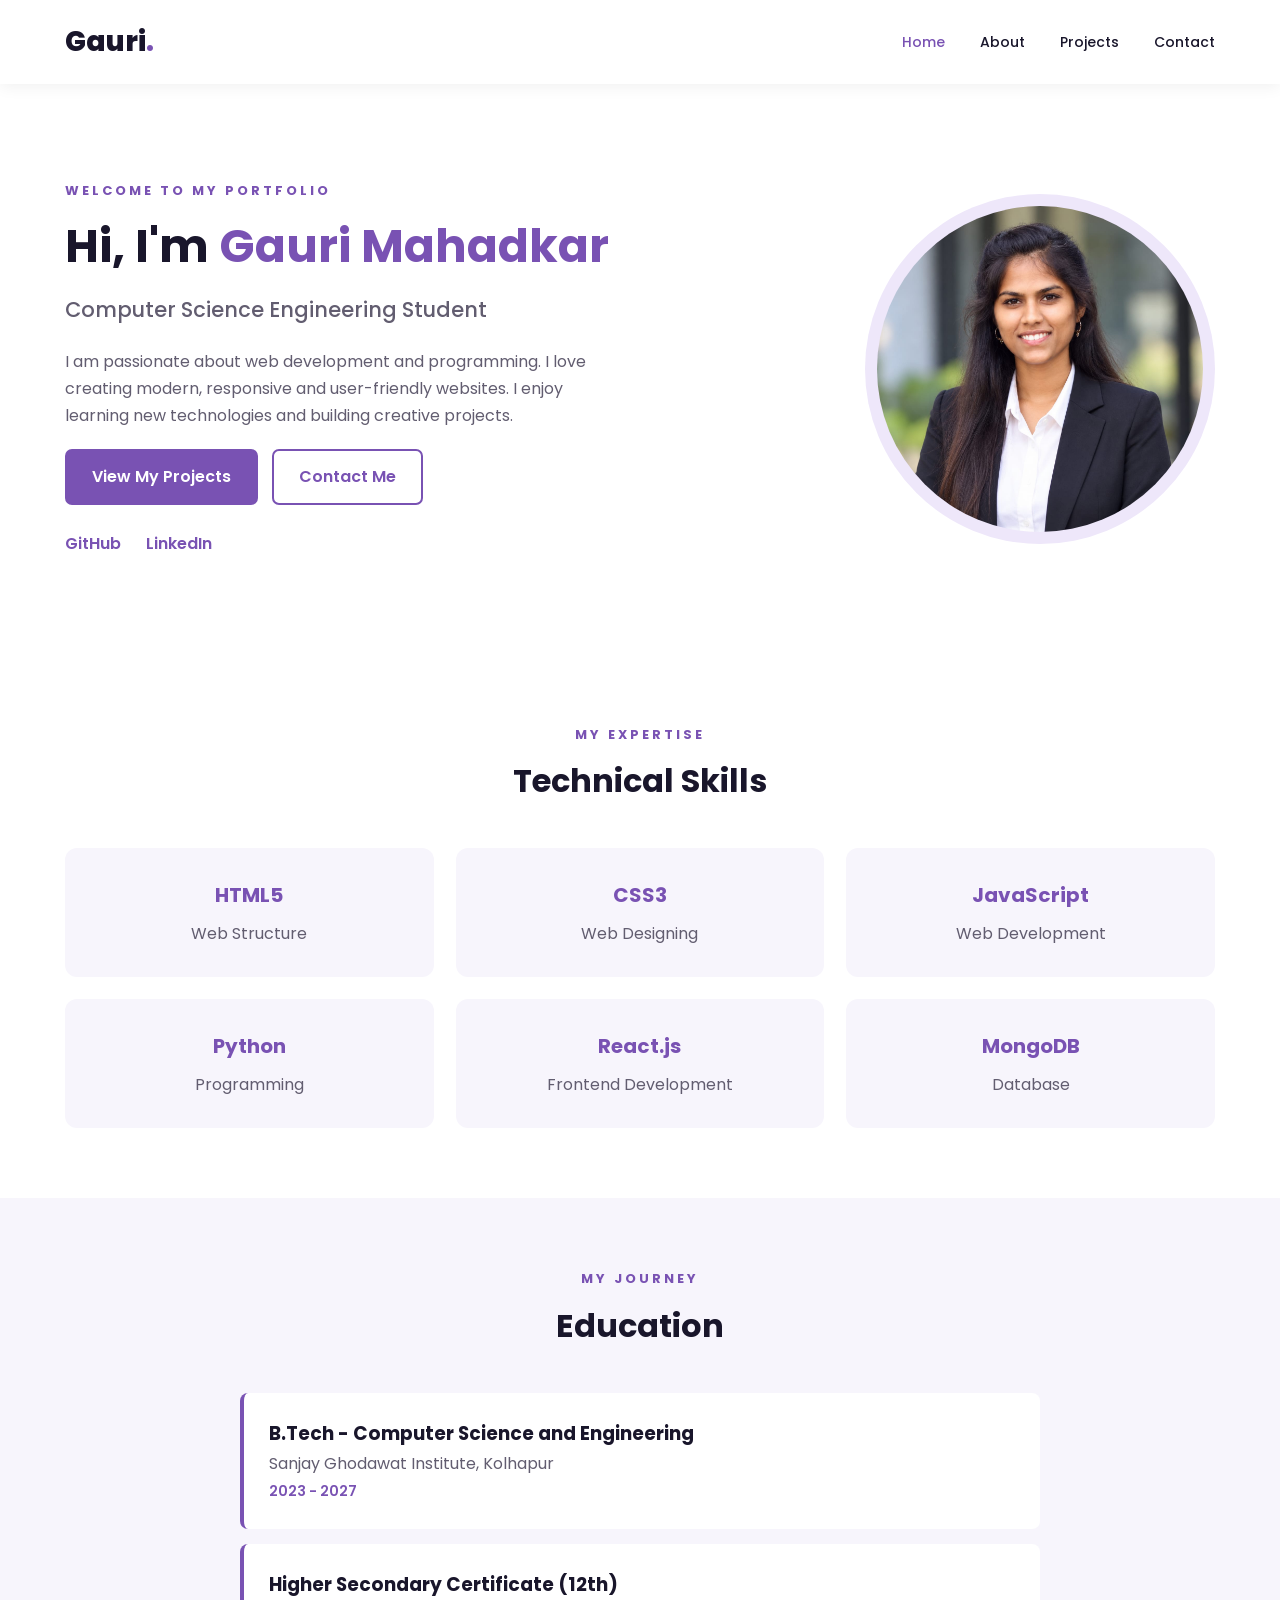
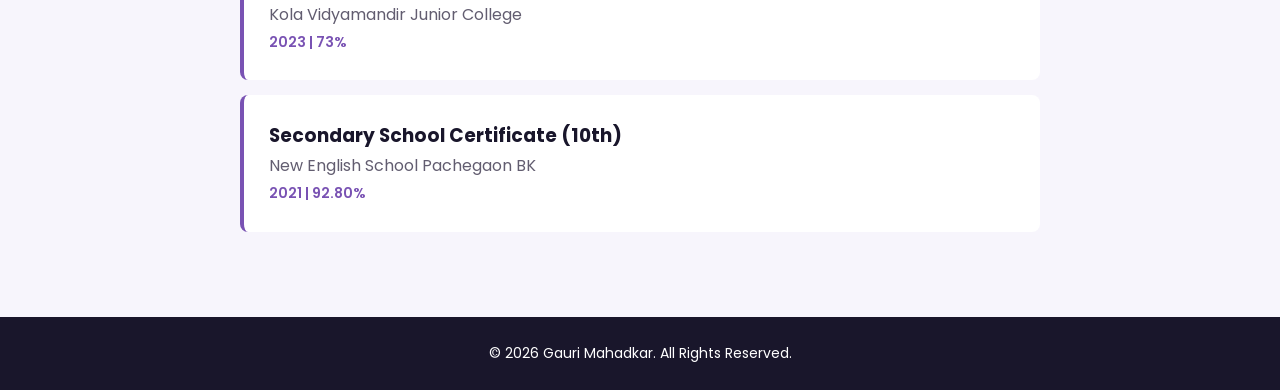
<file: index.html>
<!DOCTYPE html>
<html lang="en">
<head>
    <meta charset="UTF-8">
    <meta name="viewport" content="width=device-width, initial-scale=1.0">
    <meta name="description" content="Personal portfolio website of a Computer Science student.">
    <title>Gauri Mahadkar | Portfolio</title>

    <link rel="stylesheet" href="css/style.css">
    <link rel="stylesheet" href="css/responsive.css">
    <link href="https://fonts.googleapis.com/css2?family=Poppins:wght@300;400;500;600;700;800&display=swap" rel="stylesheet">
</head>
<body>

<header>
    <nav class="navbar">
        <a href="index.html" class="logo">Gauri<span>.</span></a>

        <button class="menu-toggle" id="menuToggle" aria-label="Toggle navigation">
            ☰
        </button>

        <ul class="nav-links" id="navLinks">
            <li><a href="index.html" class="active">Home</a></li>
            <li><a href="about.html">About</a></li>
            <li><a href="projects.html">Projects</a></li>
            <li><a href="contact.html">Contact</a></li>
        </ul>
    </nav>
</header>

<main>
<section class="hero">
    <div class="hero-content">
        <p class="subtitle">WELCOME TO MY PORTFOLIO</p>

        <h1>Hi, I'm <span>Gauri Mahadkar</span></h1>

        <h2>Computer Science Engineering Student</h2>

        <p class="hero-description">
            I am passionate about web development and programming.
            I love creating modern, responsive and user-friendly websites.
            I enjoy learning new technologies and building creative projects.
        </p>

        <div class="hero-buttons">
            <a href="projects.html" class="btn">View My Projects</a>
            <a href="contact.html" class="btn btn-outline">Contact Me</a>
        </div>

        <div class="social-links">
            <a href="https://github.com/" target="_blank" rel="noopener">GitHub</a>
            <a href="https://linkedin.com/" target="_blank" rel="noopener">LinkedIn</a>
        </div>
    </div>

    <div class="hero-image">
        <img src="images/profile.jpeg" alt="Gauri's profile photo">
    </div>
</section>

<section class="skills section">
    <div class="section-heading">
        <p>MY EXPERTISE</p>
        <h2>Technical Skills</h2>
    </div>

    <div class="skill-grid">
        <div class="skill-card">
            <h3>HTML5</h3>
            <p>Web Structure</p>
        </div>

        <div class="skill-card">
            <h3>CSS3</h3>
            <p>Web Designing</p>
        </div>

        <div class="skill-card">
            <h3>JavaScript</h3>
            <p>Web Development</p>
        </div>

        <div class="skill-card">
            <h3>Python</h3>
            <p>Programming</p>
        </div>

        <div class="skill-card">
            <h3>React.js</h3>
            <p>Frontend Development</p>
        </div>

        <div class="skill-card">
            <h3>MongoDB</h3>
            <p>Database</p>
        </div>
    </div>
</section>

<section class="education section">
    <div class="section-heading">
        <p>MY JOURNEY</p>
        <h2>Education</h2>
    </div>

    <div class="education-card">
        <h3>B.Tech - Computer Science and Engineering</h3>
        <p>Sanjay Ghodawat Institute, Kolhapur</p>
        <span>2023 - 2027</span>
    </div>

    <div class="education-card">
        <h3>Higher Secondary Certificate (12th)</h3>
        <p>Kola Vidyamandir Junior College</p>
        <span>2023 | 73%</span>
    </div>

    <div class="education-card">
        <h3>Secondary School Certificate (10th)</h3>
        <p>New English School Pachegaon BK</p>
        <span>2021 | 92.80%</span>
    </div>
</section>
</main>

<footer>
    <p>© 2026 Gauri Mahadkar. All Rights Reserved.</p>
</footer>

<script src="js/script.js"></script>
</body>
</html>
</file>
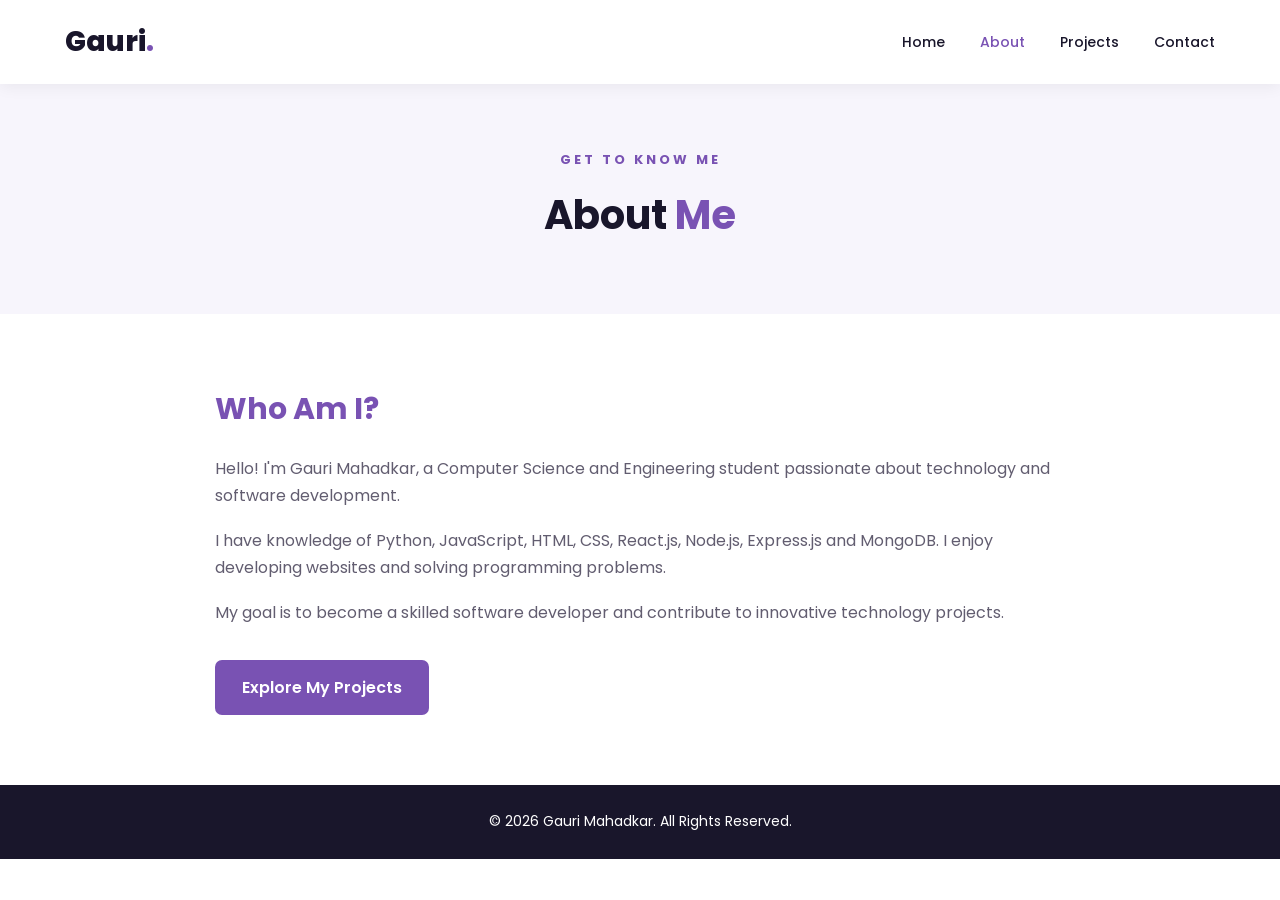
<file: about.html>
<!DOCTYPE html>
<html lang="en">
<head>
    <meta charset="UTF-8">
    <meta name="viewport" content="width=device-width, initial-scale=1.0">
    <title>About Me | Gauri</title>
    <link rel="stylesheet" href="css/style.css">
    <link rel="stylesheet" href="css/responsive.css">
</head>
<body>

<header>
    <nav class="navbar">
        <a href="index.html" class="logo">Gauri<span>.</span></a>
        <button class="menu-toggle" id="menuToggle">☰</button>
        <ul class="nav-links" id="navLinks">
            <li><a href="index.html">Home</a></li>
            <li><a href="about.html" class="active">About</a></li>
            <li><a href="projects.html">Projects</a></li>
            <li><a href="contact.html">Contact</a></li>
        </ul>
    </nav>
</header>

<main>
<section class="page-banner">
    <p>GET TO KNOW ME</p>
    <h1>About <span>Me</span></h1>
</section>

<section class="about-container section">
    <div class="about-content">
        <h2>Who Am I?</h2>

        <p>
            Hello! I'm Gauri Mahadkar, a Computer Science and Engineering
            student passionate about technology and software development.
        </p>

        <p>
            I have knowledge of Python, JavaScript, HTML, CSS,
            React.js, Node.js, Express.js and MongoDB.
            I enjoy developing websites and solving programming problems.
        </p>

        <p>
            My goal is to become a skilled software developer
            and contribute to innovative technology projects.
        </p>

        <a href="projects.html" class="btn">Explore My Projects</a>
    </div>
</section>
</main>

<footer>
    <p>© 2026 Gauri Mahadkar. All Rights Reserved.</p>
</footer>

<script src="js/script.js"></script>
</body>
</html>
</file>
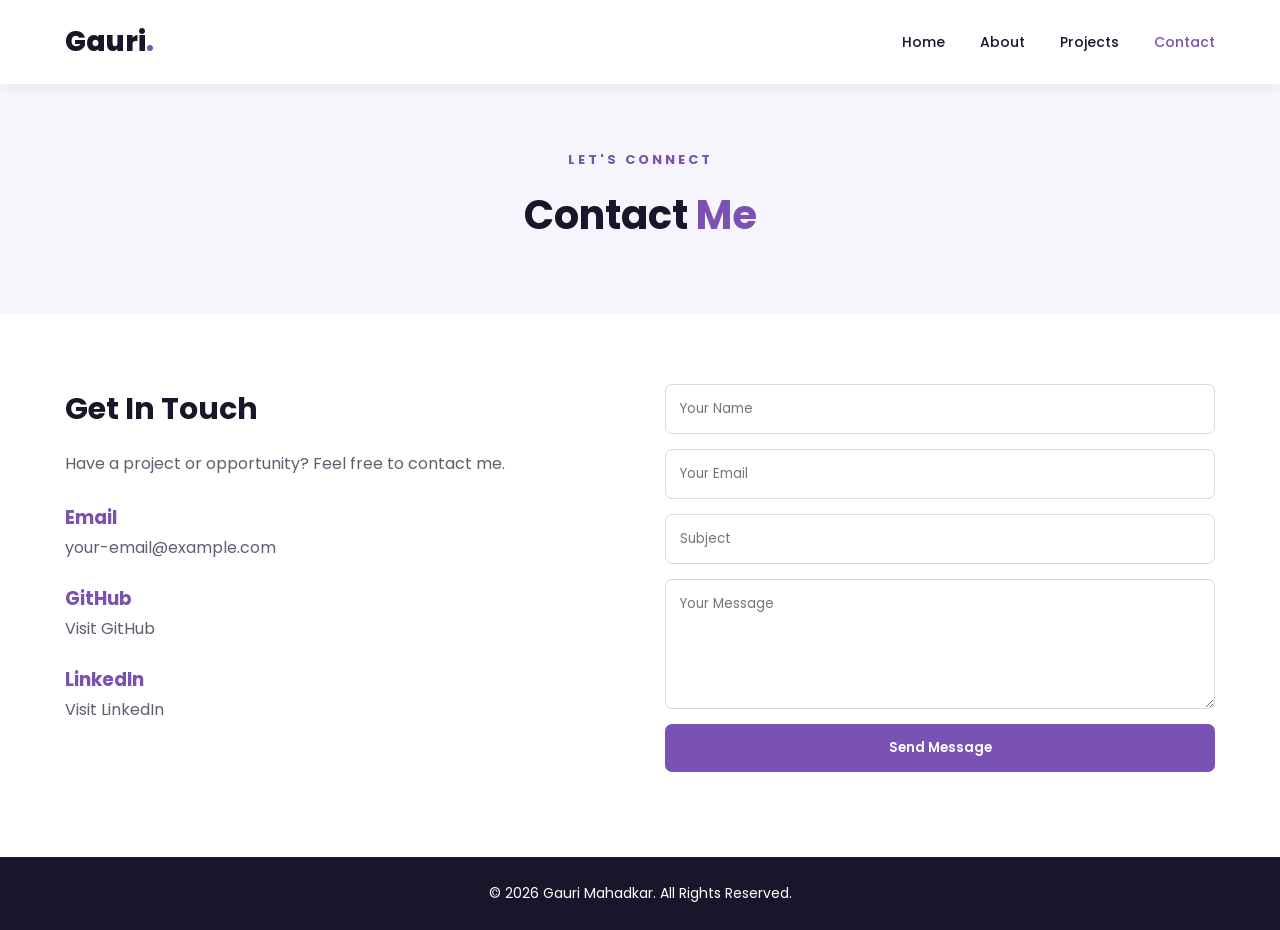
<file: contact.html>
<!DOCTYPE html>
<html lang="en">
<head>
    <meta charset="UTF-8">
    <meta name="viewport" content="width=device-width, initial-scale=1.0">
    <title>Contact Me | Gauri</title>
    <link rel="stylesheet" href="css/style.css">
    <link rel="stylesheet" href="css/responsive.css">
</head>
<body>

<header>
    <nav class="navbar">
        <a href="index.html" class="logo">Gauri<span>.</span></a>
        <button class="menu-toggle" id="menuToggle">☰</button>
        <ul class="nav-links" id="navLinks">
            <li><a href="index.html">Home</a></li>
            <li><a href="about.html">About</a></li>
            <li><a href="projects.html">Projects</a></li>
            <li><a href="contact.html" class="active">Contact</a></li>
        </ul>
    </nav>
</header>

<main>
<section class="page-banner">
    <p>LET'S CONNECT</p>
    <h1>Contact <span>Me</span></h1>
</section>

<section class="contact-container section">

    <div class="contact-info">
        <h2>Get In Touch</h2>
        <p>Have a project or opportunity? Feel free to contact me.</p>

        <div class="contact-item">
            <h3>Email</h3>
            <p>your-email@example.com</p>
        </div>

        <div class="contact-item">
            <h3>GitHub</h3>
            <a href="https://github.com/" target="_blank" rel="noopener">Visit GitHub</a>
        </div>

        <div class="contact-item">
            <h3>LinkedIn</h3>
            <a href="https://linkedin.com/" target="_blank" rel="noopener">Visit LinkedIn</a>
        </div>
    </div>

    <form class="contact-form" id="contactForm">
        <input type="text" id="name" placeholder="Your Name" required>
        <input type="email" id="email" placeholder="Your Email" required>
        <input type="text" id="subject" placeholder="Subject" required>
        <textarea id="message" placeholder="Your Message" rows="5" required></textarea>

        <button type="submit" class="btn">Send Message</button>
        <p id="formStatus" aria-live="polite"></p>
    </form>

</section>
</main>

<footer>
    <p>© 2026 Gauri Mahadkar. All Rights Reserved.</p>
</footer>

<script src="js/script.js"></script>
</body>
</html>
</file>
<file: css/style.css>
@import url('https://fonts.googleapis.com/css2?family=Poppins:wght@300;400;500;600;700;800&display=swap');

:root {
    --primary: #7952b3;
    --secondary: #a78bfa;
    --dark: #19162b;
    --text: #625d70;
    --light: #f7f5fc;
    --white: #ffffff;
}

* {
    margin: 0;
    padding: 0;
    box-sizing: border-box;
}

body {
    font-family: 'Poppins', sans-serif;
    background: var(--white);
    color: var(--dark);
    line-height: 1.7;
}

a {
    text-decoration: none;
}

header {
    background: var(--white);
    box-shadow: 0 3px 15px rgba(0,0,0,0.06);
    position: sticky;
    top: 0;
    z-index: 100;
}

.navbar {
    max-width: 1200px;
    margin: auto;
    padding: 18px 25px;
    display: flex;
    align-items: center;
    justify-content: space-between;
}

.logo {
    font-size: 28px;
    font-weight: 800;
    color: var(--dark);
}

.logo span {
    color: var(--primary);
}

.nav-links {
    display: flex;
    list-style: none;
    gap: 35px;
}

.nav-links a {
    color: var(--dark);
    font-size: 14px;
    font-weight: 500;
    transition: 0.3s;
}

.nav-links a:hover,
.nav-links a.active {
    color: var(--primary);
}

.menu-toggle {
    display: none;
    background: var(--primary);
    color: white;
    border: none;
    padding: 7px 12px;
    border-radius: 5px;
    font-size: 20px;
    cursor: pointer;
}

.hero {
    min-height: 570px;
    max-width: 1200px;
    margin: auto;
    padding: 70px 25px;
    display: flex;
    align-items: center;
    justify-content: space-between;
    gap: 50px;
}

.hero-content {
    flex: 1;
}

.subtitle,
.section-heading p,
.page-banner p {
    color: var(--primary);
    font-size: 13px;
    font-weight: 700;
    letter-spacing: 3px;
}

.hero h1 {
    font-size: 46px;
    line-height: 1.3;
    margin: 15px 0;
}

.hero h1 span,
.page-banner h1 span {
    color: var(--primary);
}

.hero h2 {
    font-size: 21px;
    font-weight: 500;
    color: var(--text);
}

.hero-description {
    color: var(--text);
    margin: 20px 0;
    max-width: 550px;
}

.hero-image {
    flex: 0 0 350px;
    height: 350px;
    background: #eee7fa;
    border-radius: 50%;
    padding: 12px;
    overflow: hidden;
}

.hero-image img {
    width: 100%;
    height: 100%;
    object-fit: cover;
    border-radius: 50%;
}

.btn {
    display: inline-block;
    background: var(--primary);
    color: white;
    padding: 12px 25px;
    border-radius: 7px;
    border: 2px solid var(--primary);
    font-family: inherit;
    font-weight: 600;
    cursor: pointer;
    transition: 0.3s;
}

.btn:hover {
    background: #5f3b96;
    border-color: #5f3b96;
    transform: translateY(-3px);
}

.btn-outline {
    background: transparent;
    color: var(--primary);
    margin-left: 10px;
}

.btn-outline:hover {
    color: white;
}

.social-links {
    display: flex;
    gap: 25px;
    margin-top: 25px;
}

.social-links a {
    color: var(--primary);
    font-weight: 600;
}

.section {
    padding: 70px 25px;
    max-width: 1200px;
    margin: auto;
}

.section-heading {
    text-align: center;
    margin-bottom: 40px;
}

.section-heading h2 {
    font-size: 32px;
    margin-top: 8px;
}

.skill-grid {
    display: grid;
    grid-template-columns: repeat(3, 1fr);
    gap: 22px;
}

.skill-card {
    background: var(--light);
    padding: 30px;
    border-radius: 12px;
    text-align: center;
    transition: 0.3s;
}

.skill-card:hover {
    transform: translateY(-7px);
    box-shadow: 0 10px 25px rgba(121,82,179,0.12);
}

.skill-card h3 {
    color: var(--primary);
    font-size: 20px;
}

.skill-card p {
    color: var(--text);
    margin-top: 8px;
}

.education {
    background: var(--light);
    max-width: 100%;
}

.education-card {
    max-width: 800px;
    margin: 15px auto;
    padding: 25px;
    background: white;
    border-left: 4px solid var(--primary);
    border-radius: 8px;
}

.education-card p {
    color: var(--text);
}

.education-card span {
    color: var(--primary);
    font-size: 14px;
    font-weight: 600;
}

.page-banner {
    text-align: center;
    background: var(--light);
    padding: 65px 20px;
}

.page-banner h1 {
    font-size: 40px;
    margin-top: 10px;
}

.about-container {
    min-height: 350px;
}

.about-content {
    max-width: 850px;
    margin: auto;
}

.about-content h2 {
    color: var(--primary);
    font-size: 30px;
    margin-bottom: 20px;
}

.about-content p {
    color: var(--text);
    margin-bottom: 18px;
}

.about-content .btn {
    margin-top: 15px;
}

.project-grid {
    display: grid;
    grid-template-columns: repeat(3, 1fr);
    gap: 25px;
}

.project-card {
    background: var(--light);
    border-radius: 12px;
    overflow: hidden;
    transition: 0.3s;
}

.project-card:hover {
    transform: translateY(-7px);
    box-shadow: 0 10px 25px rgba(0,0,0,0.1);
}

.project-card img {
    width: 100%;
    height: 200px;
    object-fit: cover;
}

.project-info {
    padding: 22px;
}

.project-info h3 {
    margin-bottom: 12px;
}

.project-info p {
    color: var(--text);
    font-size: 14px;
    margin-bottom: 15px;
}

.project-info span {
    color: var(--primary);
    font-size: 12px;
    font-weight: 600;
}

.project-placeholder {
    height: 200px;
    background: #e7dcf7;
    display: grid;
    place-items: center;
    color: var(--primary);
    font-size: 40px;
    font-weight: 800;
}

.contact-container {
    display: grid;
    grid-template-columns: 1fr 1fr;
    gap: 50px;
}

.contact-info h2 {
    font-size: 30px;
    margin-bottom: 15px;
}

.contact-info > p {
    color: var(--text);
    margin-bottom: 25px;
}

.contact-item {
    margin-bottom: 22px;
}

.contact-item h3 {
    color: var(--primary);
}

.contact-item p,
.contact-item a {
    color: var(--text);
}

.contact-form {
    display: flex;
    flex-direction: column;
    gap: 15px;
}

.contact-form input,
.contact-form textarea {
    width: 100%;
    padding: 14px;
    border: 1px solid #ddd5eb;
    border-radius: 7px;
    font-family: inherit;
    outline: none;
}

.contact-form input:focus,
.contact-form textarea:focus {
    border-color: var(--primary);
}

.contact-form textarea {
    resize: vertical;
}

footer {
    background: var(--dark);
    color: white;
    text-align: center;
    padding: 25px;
    font-size: 14px;
}
</file>
<file: css/responsive.css>
@media (max-width: 900px) {

    .hero {
        gap: 25px;
    }

    .hero h1 {
        font-size: 36px;
    }

    .hero-image {
        flex-basis: 280px;
        height: 280px;
    }

    .project-grid {
        grid-template-columns: repeat(2, 1fr);
    }
}

@media (max-width: 650px) {

    .navbar {
        padding: 15px 20px;
    }

    .menu-toggle {
        display: block;
    }

    .nav-links {
        display: none;
        position: absolute;
        top: 65px;
        left: 0;
        width: 100%;
        background: white;
        flex-direction: column;
        gap: 0;
        padding: 10px 20px;
        box-shadow: 0 8px 15px rgba(0,0,0,0.08);
    }

    .nav-links.show {
        display: flex;
    }

    .nav-links li {
        padding: 12px 0;
    }

    .hero {
        flex-direction: column-reverse;
        text-align: center;
        padding-top: 45px;
    }

    .hero-image {
        flex-basis: auto;
        width: 240px;
        height: 240px;
    }

    .hero h1 {
        font-size: 32px;
    }

    .hero h2 {
        font-size: 17px;
    }

    .hero-description {
        font-size: 14px;
    }

    .hero-buttons {
        display: flex;
        flex-direction: column;
        gap: 12px;
    }

    .btn-outline {
        margin-left: 0;
    }

    .social-links {
        justify-content: center;
    }

    .skill-grid,
    .project-grid,
    .contact-container {
        grid-template-columns: 1fr;
    }

    .section {
        padding: 50px 20px;
    }

    .page-banner h1 {
        font-size: 32px;
    }
}
</file>
